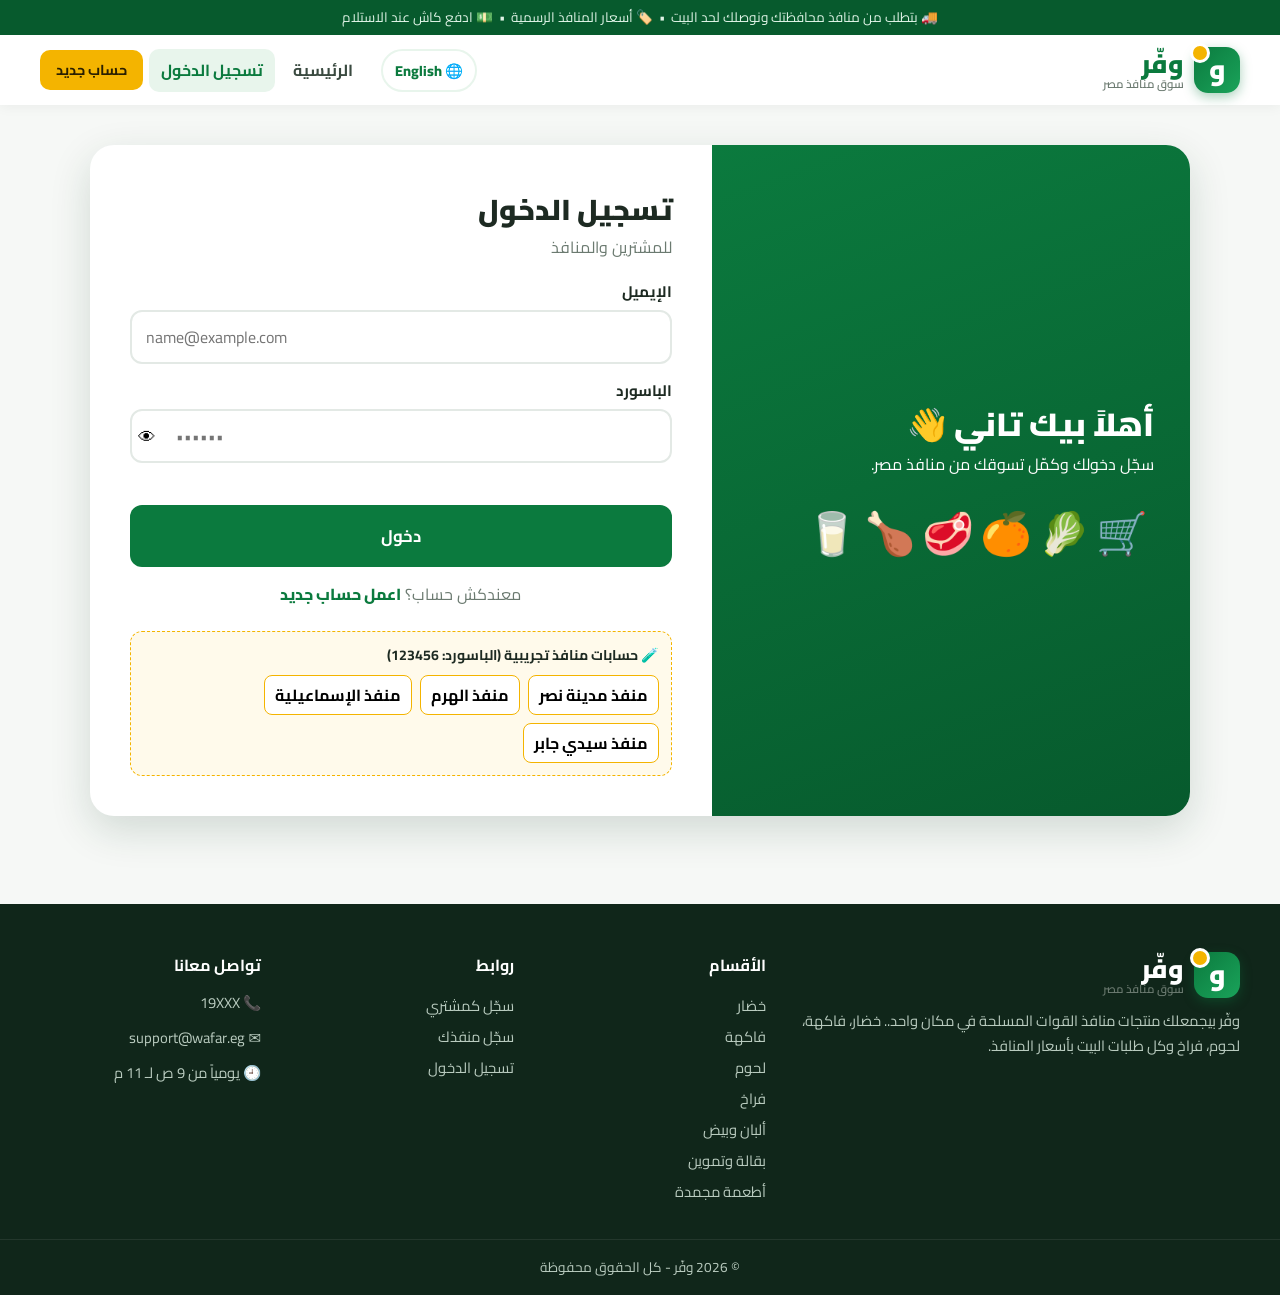
<file: cart.html>
<!DOCTYPE html>
<html lang="ar" dir="rtl">
<head>
  <meta charset="UTF-8">
  <meta name="viewport" content="width=device-width, initial-scale=1.0">
  <title>السلة | وفّر</title>
  <link rel="preconnect" href="https://fonts.googleapis.com">
  <link href="https://fonts.googleapis.com/css2?family=Cairo:wght@400;600;700;800;900&display=swap" rel="stylesheet">
  <link rel="stylesheet" href="css/style.css">
</head>
<body data-page="cart">
  <header id="site-header"></header>

  <main class="container page">
    <div class="page-title">
      <h1>🛒 سلة المشتريات</h1>
      <a href="shop.html" class="link">← كمّل تسوق</a>
    </div>

    <div class="cart-layout" id="cart-layout">
      <div class="card">
        <div class="cart-items" id="cart-items"></div>
        <button class="btn btn-outline btn-sm" id="clear-cart">فضّي السلة</button>
      </div>

      <aside class="card summary">
        <h3>ملخص الطلب</h3>
        <div class="sum-row"><span>المجموع</span><b id="s-sub"></b></div>
        <div class="sum-row save"><span>وفّرت</span><b id="s-save"></b></div>
        <div class="sum-row"><span>التوصيل</span><b id="s-del"></b></div>
        <div class="sum-row total"><span>الإجمالي</span><b id="s-total"></b></div>
        <p class="free-note" id="free-note"></p>
        <a href="checkout.html" class="btn btn-primary btn-block btn-lg">إتمام الشراء (Checkout)</a>
      </aside>
    </div>
  </main>

  <footer id="site-footer"></footer>
  <script src="js/i18n.js"></script>
  <script src="js/data.js"></script>
  <script src="js/app.js"></script>
</body>
</html>
</file>
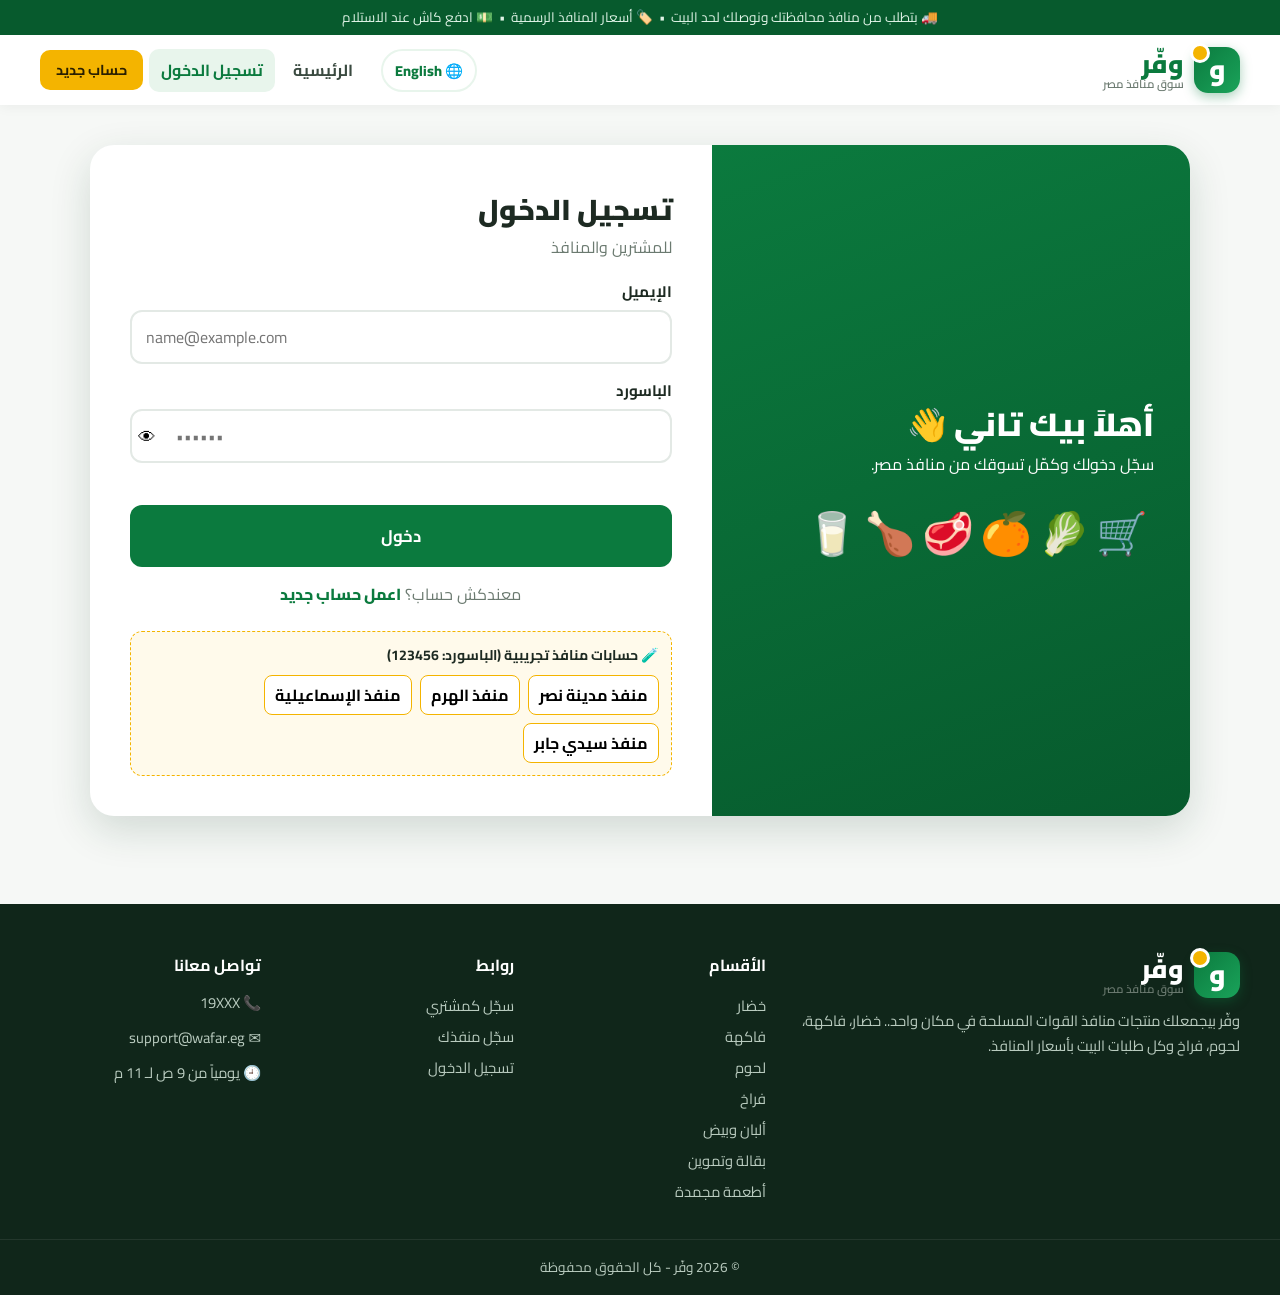
<file: checkout.html>
<!DOCTYPE html>
<html lang="ar" dir="rtl">
<head>
  <meta charset="UTF-8">
  <meta name="viewport" content="width=device-width, initial-scale=1.0">
  <title>إتمام الشراء | وفّر</title>
  <link rel="preconnect" href="https://fonts.googleapis.com">
  <link href="https://fonts.googleapis.com/css2?family=Cairo:wght@400;600;700;800;900&display=swap" rel="stylesheet">
  <link rel="stylesheet" href="css/style.css">
</head>
<body data-page="checkout">
  <header id="site-header"></header>

  <main class="container page">
    <div class="steps">
      <span class="done">1. السلة</span><i></i><span class="current">2. بيانات التوصيل والدفع</span><i></i><span>3. تأكيد الطلب</span>
    </div>

    <form id="checkout-form" class="cart-layout" novalidate>
      <div class="card">
        <h3>📍 بيانات التوصيل</h3>
        <div class="grid-2">
          <div class="field"><label for="c-name">الاسم</label><input id="c-name" type="text"></div>
          <div class="field"><label for="c-phone">رقم الموبايل</label><input id="c-phone" type="tel" maxlength="11" inputmode="numeric" placeholder="01xxxxxxxxx" dir="ltr"></div>
          <div class="field"><label for="c-gov">المحافظة</label><select id="c-gov"></select><small class="muted">التوصيل من منافذ محافظتك بس</small></div>
          <div class="field"><label for="c-city">المدينة / المنطقة</label><input id="c-city" type="text" placeholder="مثال: مصر الجديدة"></div>
          <div class="field full"><label for="c-address">العنوان بالتفصيل</label><textarea id="c-address" rows="2" placeholder="الشارع - رقم العمارة - الدور - الشقة"></textarea></div>
          <div class="field full"><label for="c-notes">ملاحظات (اختياري)</label><input id="c-notes" type="text" placeholder="مثال: اتصل قبل ما توصل"></div>
        </div>

        <h3>💳 طريقة الدفع</h3>
        <div class="pay-options">
          <label class="pay-option active"><input type="radio" name="pay" value="كاش عند الاستلام" checked><span>💵</span><div><b>كاش عند الاستلام</b><small>ادفع للمندوب لما الطلب يوصل</small></div></label>
          <label class="pay-option"><input type="radio" name="pay" value="فيزا عند الاستلام"><span>💳</span><div><b>فيزا عند الاستلام</b><small>المندوب معاه ماكينة POS</small></div></label>
          <label class="pay-option"><input type="radio" name="pay" value="محفظة إلكترونية"><span>📱</span><div><b>محفظة إلكترونية</b><small>فودافون كاش / إنستاباي</small></div></label>
        </div>
      </div>

      <aside class="card summary">
        <h3>طلبك</h3>
        <ul class="co-items" id="co-items"></ul>
        <div class="sum-row"><span>المجموع</span><b id="co-sub"></b></div>
        <div class="sum-row save"><span>وفّرت</span><b id="co-save"></b></div>
        <div class="sum-row"><span>التوصيل</span><b id="co-del"></b></div>
        <div class="sum-row total"><span>الإجمالي</span><b id="co-total"></b></div>
        <button type="submit" class="btn btn-primary btn-block btn-lg">✔ تأكيد الطلب</button>
        <a href="cart.html" class="link center">← رجوع للسلة</a>
      </aside>
    </form>
  </main>

  <div class="modal" id="success-modal">
    <div class="modal-box">
      <div class="success-icon">✓</div>
      <h2>تم تأكيد طلبك 🎉</h2>
      <p>رقم الطلب: <b id="success-id"></b></p>
      <p>الإجمالي: <b id="success-total"></b></p>
      <p class="muted">المنفذ هيجهز طلبك وهيتواصل معاك المندوب قبل التوصيل.</p>
      <div class="modal-btns">
        <a href="orders.html" class="btn btn-primary">طلباتي</a>
        <a href="shop.html" class="btn btn-outline">كمّل تسوق</a>
      </div>
    </div>
  </div>

  <footer id="site-footer"></footer>
  <script src="js/i18n.js"></script>
  <script src="js/data.js"></script>
  <script src="js/app.js"></script>
</body>
</html>
</file>
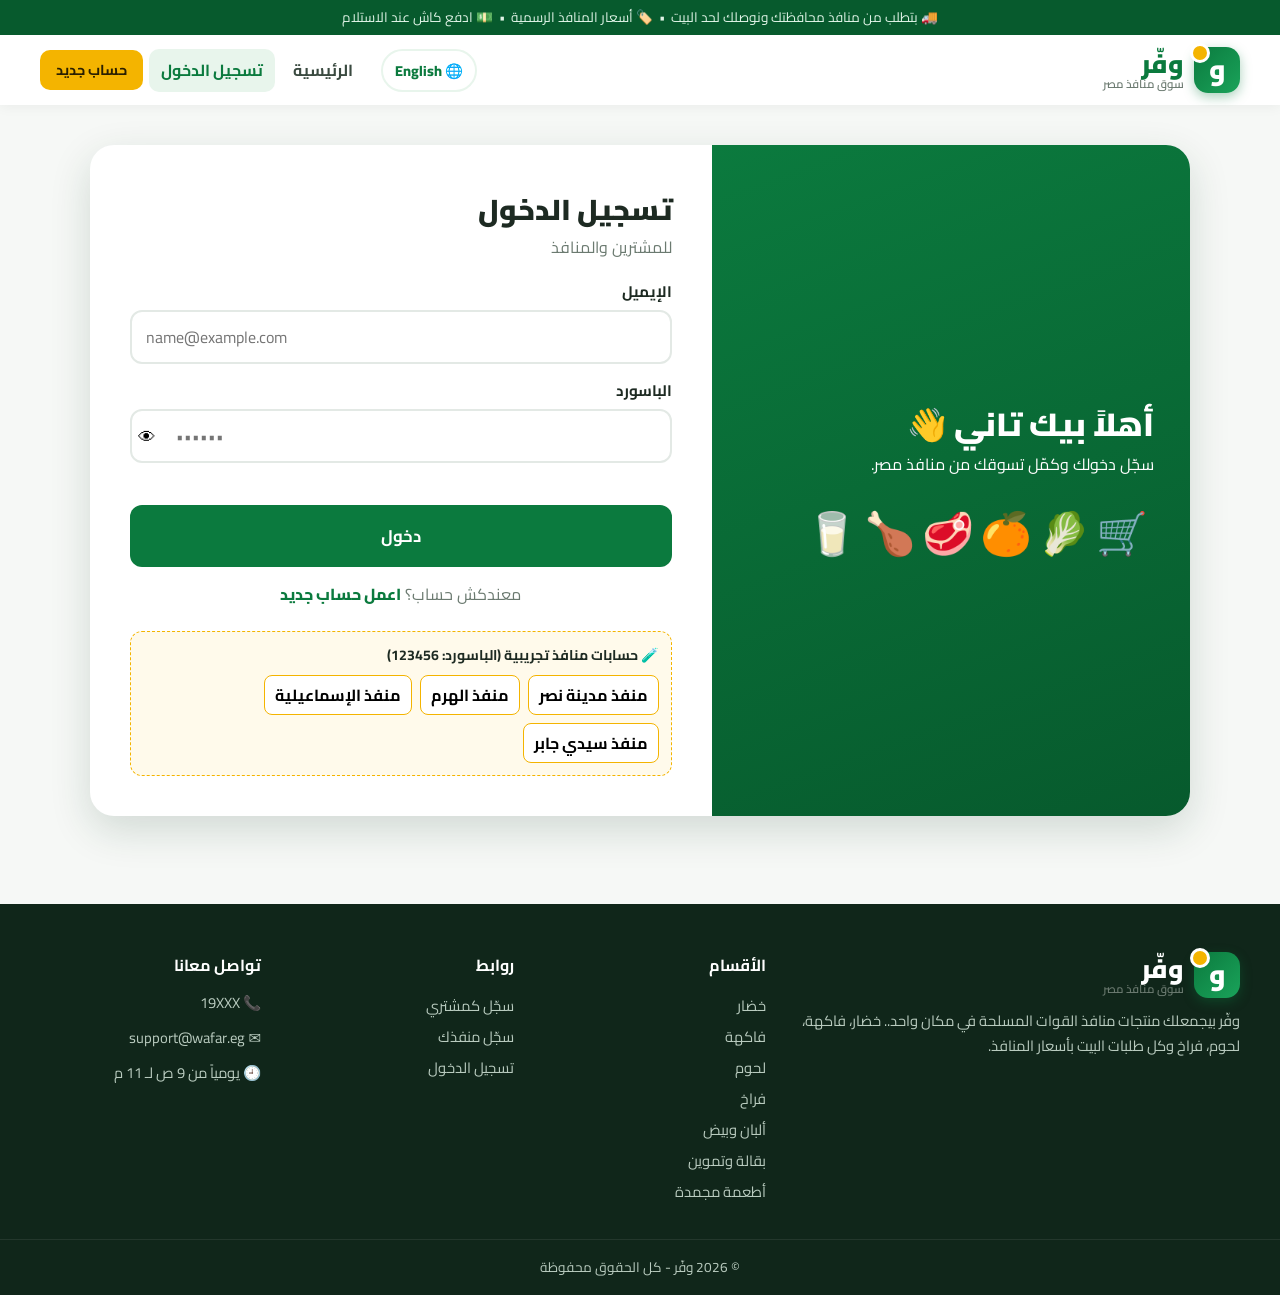
<file: login.html>
<!DOCTYPE html>
<html lang="ar" dir="rtl">
<head>
  <meta charset="UTF-8">
  <meta name="viewport" content="width=device-width, initial-scale=1.0">
  <title>تسجيل الدخول | وفّر</title>
  <link rel="preconnect" href="https://fonts.googleapis.com">
  <link href="https://fonts.googleapis.com/css2?family=Cairo:wght@400;600;700;800;900&display=swap" rel="stylesheet">
  <link rel="stylesheet" href="css/style.css">
</head>
<body data-page="login">
  <header id="site-header"></header>

  <main class="auth-page">
    <div class="auth-side">
      <h2>أهلاً بيك تاني 👋</h2>
      <p>سجّل دخولك وكمّل تسوقك من منافذ مصر.</p>
      <div class="auth-emojis">🛒🥬🍊🥩🍗🥛</div>
    </div>

    <div class="auth-card">
      <h1>تسجيل الدخول</h1>
      <p class="muted">للمشترين والمنافذ</p>
      <form id="login-form" novalidate>
        <div class="field">
          <label for="l-email">الإيميل</label>
          <input id="l-email" type="email" placeholder="name@example.com" dir="ltr" autocomplete="email" required>
        </div>
        <div class="field">
          <label for="l-pass">الباسورد</label>
          <div class="pass-wrap">
            <input id="l-pass" type="password" placeholder="••••••" dir="ltr" autocomplete="current-password" required>
            <button type="button" class="toggle-pass" aria-label="إظهار الباسورد">👁</button>
          </div>
        </div>
        <p class="form-error" id="login-error"></p>
        <button type="submit" class="btn btn-primary btn-block btn-lg">دخول</button>
        <p class="switch">معندكش حساب؟ <a href="register.html">اعمل حساب جديد</a></p>
      </form>

      <div class="demo-box">
        <b>🧪 حسابات منافذ تجريبية (الباسورد: 123456)</b>
        <button type="button" class="demo-fill" data-email="nasrcity@wafar.eg">منفذ مدينة نصر</button>
        <button type="button" class="demo-fill" data-email="haram@wafar.eg">منفذ الهرم</button>
        <button type="button" class="demo-fill" data-email="ismailia@wafar.eg">منفذ الإسماعيلية</button>
        <button type="button" class="demo-fill" data-email="alex@wafar.eg">منفذ سيدي جابر</button>
      </div>
    </div>
  </main>

  <footer id="site-footer"></footer>
  <script src="js/i18n.js"></script>
  <script src="js/data.js"></script>
  <script src="js/app.js"></script>
</body>
</html>
</file>
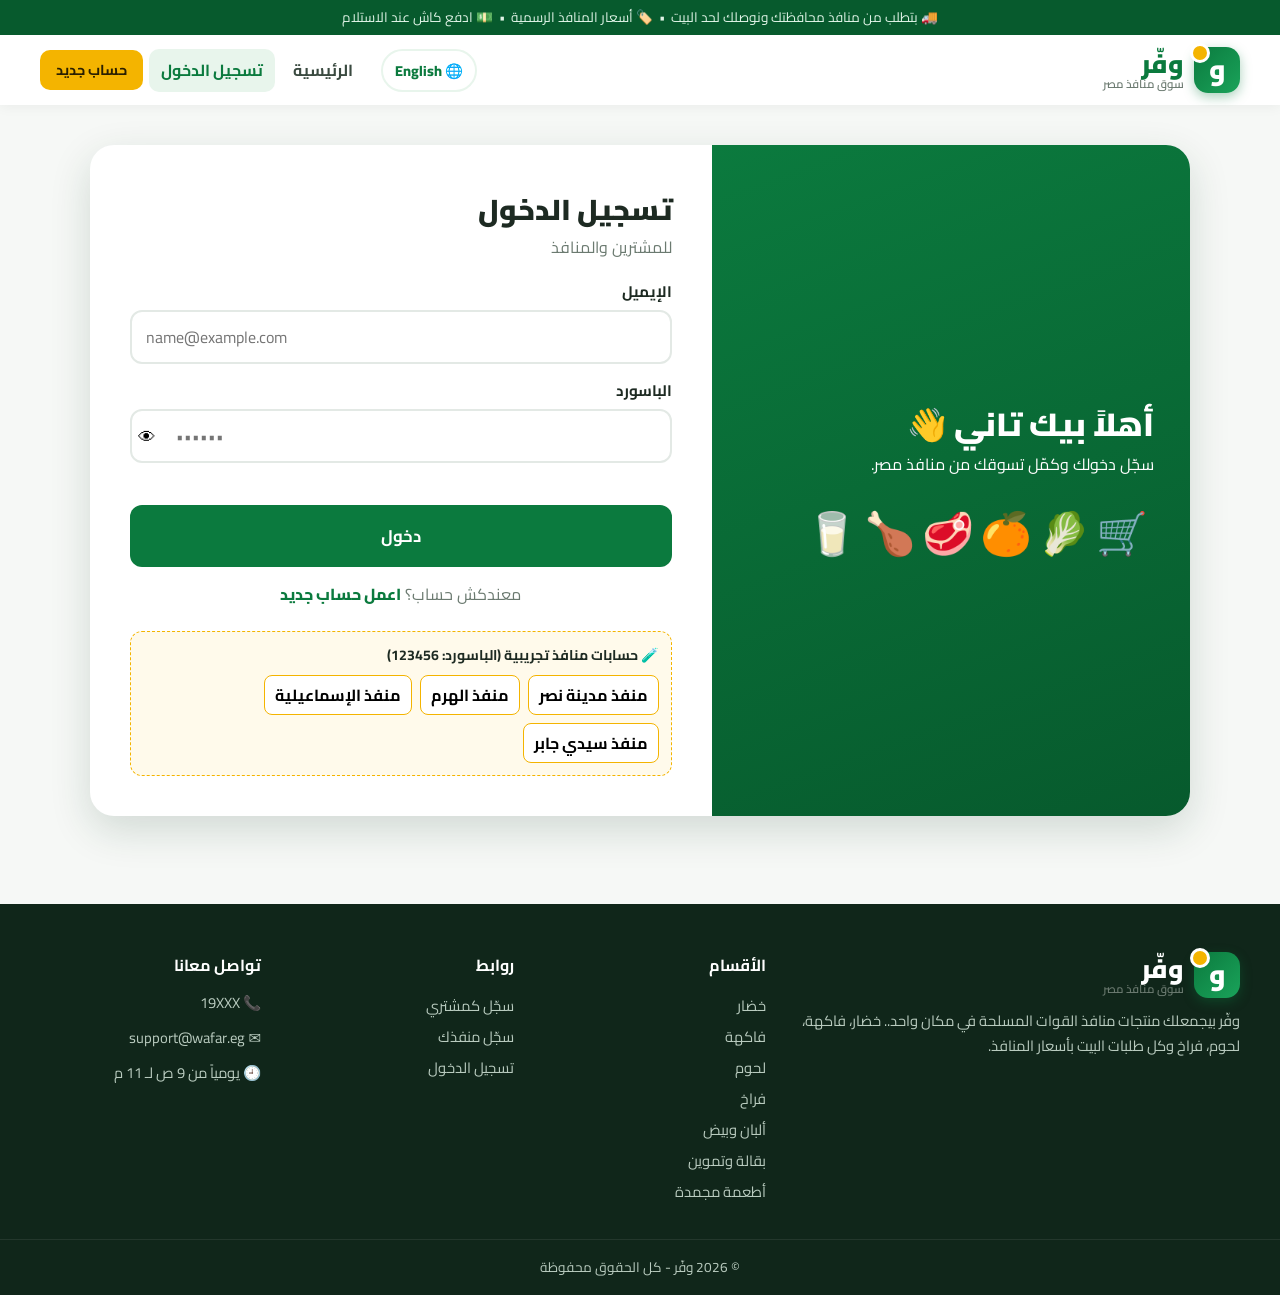
<file: orders.html>
<!DOCTYPE html>
<html lang="ar" dir="rtl">
<head>
  <meta charset="UTF-8">
  <meta name="viewport" content="width=device-width, initial-scale=1.0">
  <title>طلباتي | وفّر</title>
  <link rel="preconnect" href="https://fonts.googleapis.com">
  <link href="https://fonts.googleapis.com/css2?family=Cairo:wght@400;600;700;800;900&display=swap" rel="stylesheet">
  <link rel="stylesheet" href="css/style.css">
</head>
<body data-page="orders">
  <header id="site-header"></header>
  <main class="container page">
    <div class="page-title"><h1>📦 طلباتي</h1><a href="shop.html" class="link">← المتجر</a></div>
    <div id="orders-list" class="orders-list"></div>
  </main>
  <footer id="site-footer"></footer>
  <script src="js/i18n.js"></script>
  <script src="js/data.js"></script>
  <script src="js/app.js"></script>
</body>
</html>
</file>
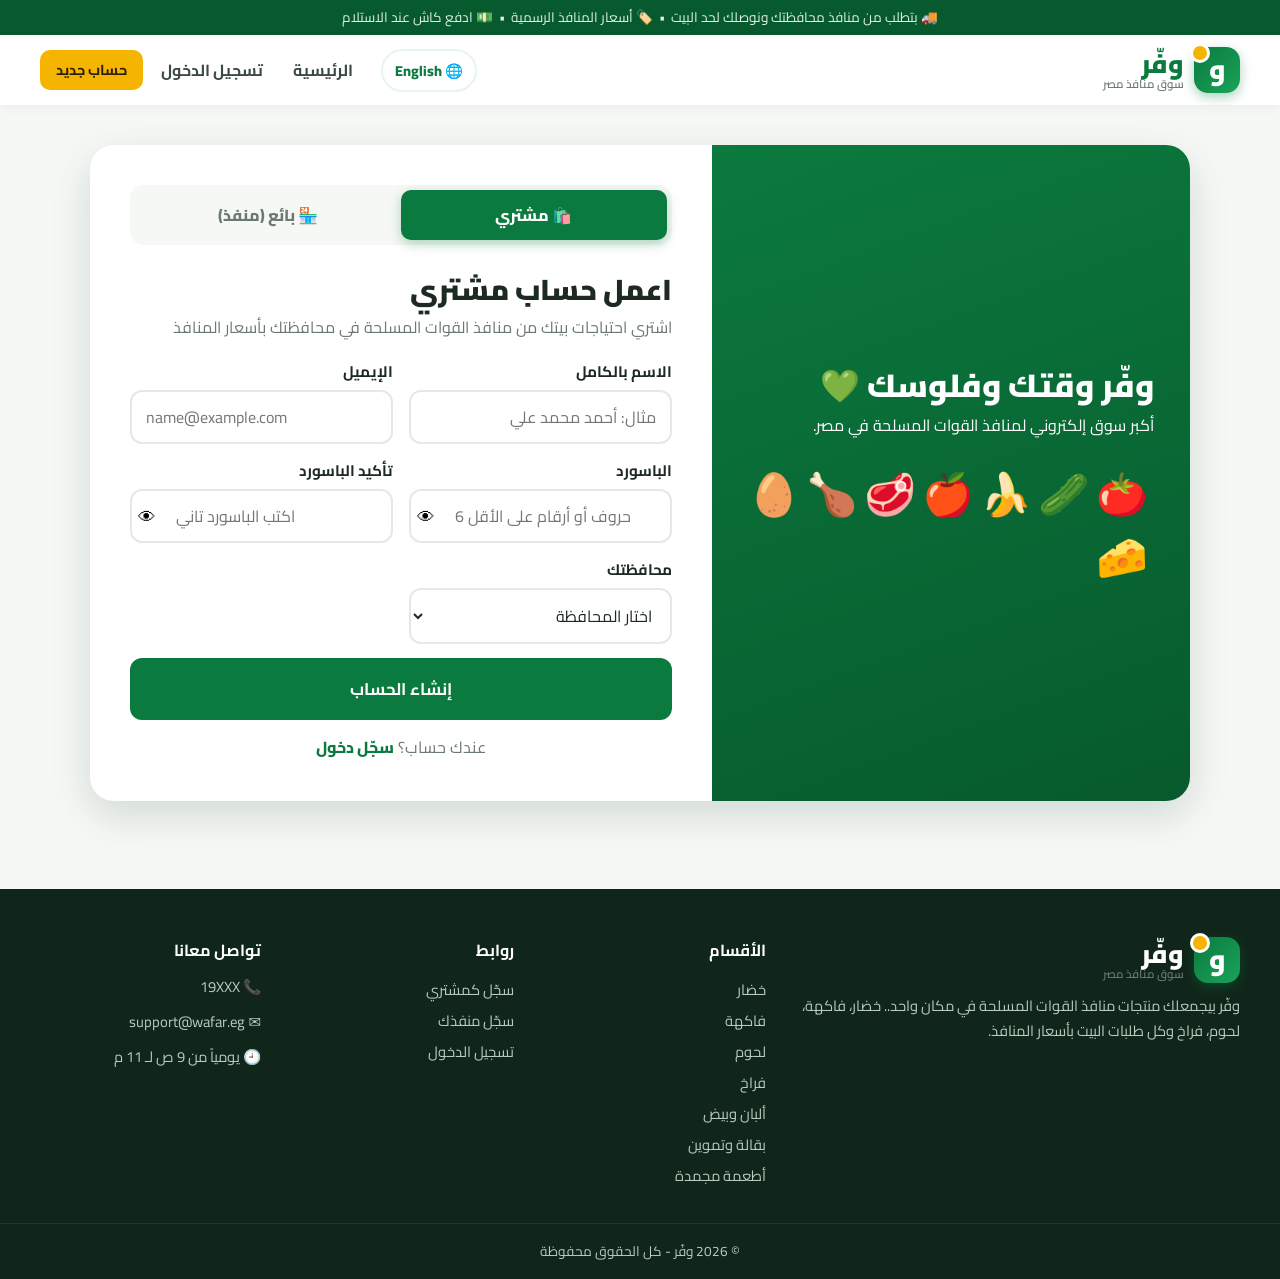
<file: register.html>
<!DOCTYPE html>
<html lang="ar" dir="rtl">
<head>
  <meta charset="UTF-8">
  <meta name="viewport" content="width=device-width, initial-scale=1.0">
  <title>حساب جديد | وفّر</title>
  <link rel="preconnect" href="https://fonts.googleapis.com">
  <link href="https://fonts.googleapis.com/css2?family=Cairo:wght@400;600;700;800;900&display=swap" rel="stylesheet">
  <link rel="stylesheet" href="css/style.css">
</head>
<body data-page="register">
  <header id="site-header"></header>

  <main class="auth-page">
    <div class="auth-side">
      <h2>وفّر وقتك وفلوسك 💚</h2>
      <p>أكبر سوق إلكتروني لمنافذ القوات المسلحة في مصر.</p>
      <div class="auth-emojis">🍅🥒🍌🍎🥩🍗🥚🧀</div>
    </div>

    <div class="auth-card wide">
      <div class="role-tabs">
        <button type="button" class="role-tab" data-role="buyer">🛍️ مشتري</button>
        <button type="button" class="role-tab" data-role="vendor">🏪 بائع (منفذ)</button>
      </div>
      <h1 id="reg-title">اعمل حساب</h1>
      <p class="muted" id="reg-sub"></p>

      <form id="register-form" novalidate>
        <div class="grid-2">
          <div class="field">
            <label for="r-name">الاسم بالكامل</label>
            <input id="r-name" type="text" placeholder="مثال: أحمد محمد علي" autocomplete="name">
          </div>
          <div class="field" data-only="vendor">
            <label for="r-store">اسم المنفذ</label>
            <input id="r-store" type="text" placeholder="مثال: منفذ مدينة نصر">
          </div>
          <div class="field" data-only="vendor">
            <label for="r-phone">رقم الموبايل</label>
            <input id="r-phone" type="tel" inputmode="numeric" maxlength="11" placeholder="01xxxxxxxxx" dir="ltr">
          </div>
          <div class="field">
            <label for="r-email">الإيميل</label>
            <input id="r-email" type="email" placeholder="name@example.com" dir="ltr" autocomplete="email">
          </div>
          <div class="field">
            <label for="r-pass">الباسورد</label>
            <div class="pass-wrap">
              <input id="r-pass" type="password" placeholder="6 حروف أو أرقام على الأقل" dir="ltr" autocomplete="new-password">
              <button type="button" class="toggle-pass" aria-label="إظهار الباسورد">👁</button>
            </div>
          </div>
          <div class="field">
            <label for="r-pass2">تأكيد الباسورد</label>
            <div class="pass-wrap">
              <input id="r-pass2" type="password" placeholder="اكتب الباسورد تاني" dir="ltr" autocomplete="new-password">
              <button type="button" class="toggle-pass" aria-label="إظهار الباسورد">👁</button>
            </div>
          </div>
          <div class="field" data-only="vendor">
            <label for="r-nid">الرقم القومي</label>
            <input id="r-nid" type="text" inputmode="numeric" maxlength="14" placeholder="14 رقم" dir="ltr">
          </div>
          <div class="field">
            <label for="r-gov" id="gov-label">المحافظة</label>
            <select id="r-gov"></select>
          </div>
          <div class="field full" data-only="vendor">
            <label for="r-address">مكان المنفذ (العنوان بالتفصيل)</label>
            <textarea id="r-address" rows="2" placeholder="الشارع - المنطقة - علامة مميزة"></textarea>
          </div>
        </div>

        <button type="submit" class="btn btn-primary btn-block btn-lg">إنشاء الحساب</button>
        <p class="switch">عندك حساب؟ <a href="login.html">سجّل دخول</a></p>
      </form>
    </div>
  </main>

  <footer id="site-footer"></footer>
  <script src="js/i18n.js"></script>
  <script src="js/data.js"></script>
  <script src="js/app.js"></script>
</body>
</html>
</file>
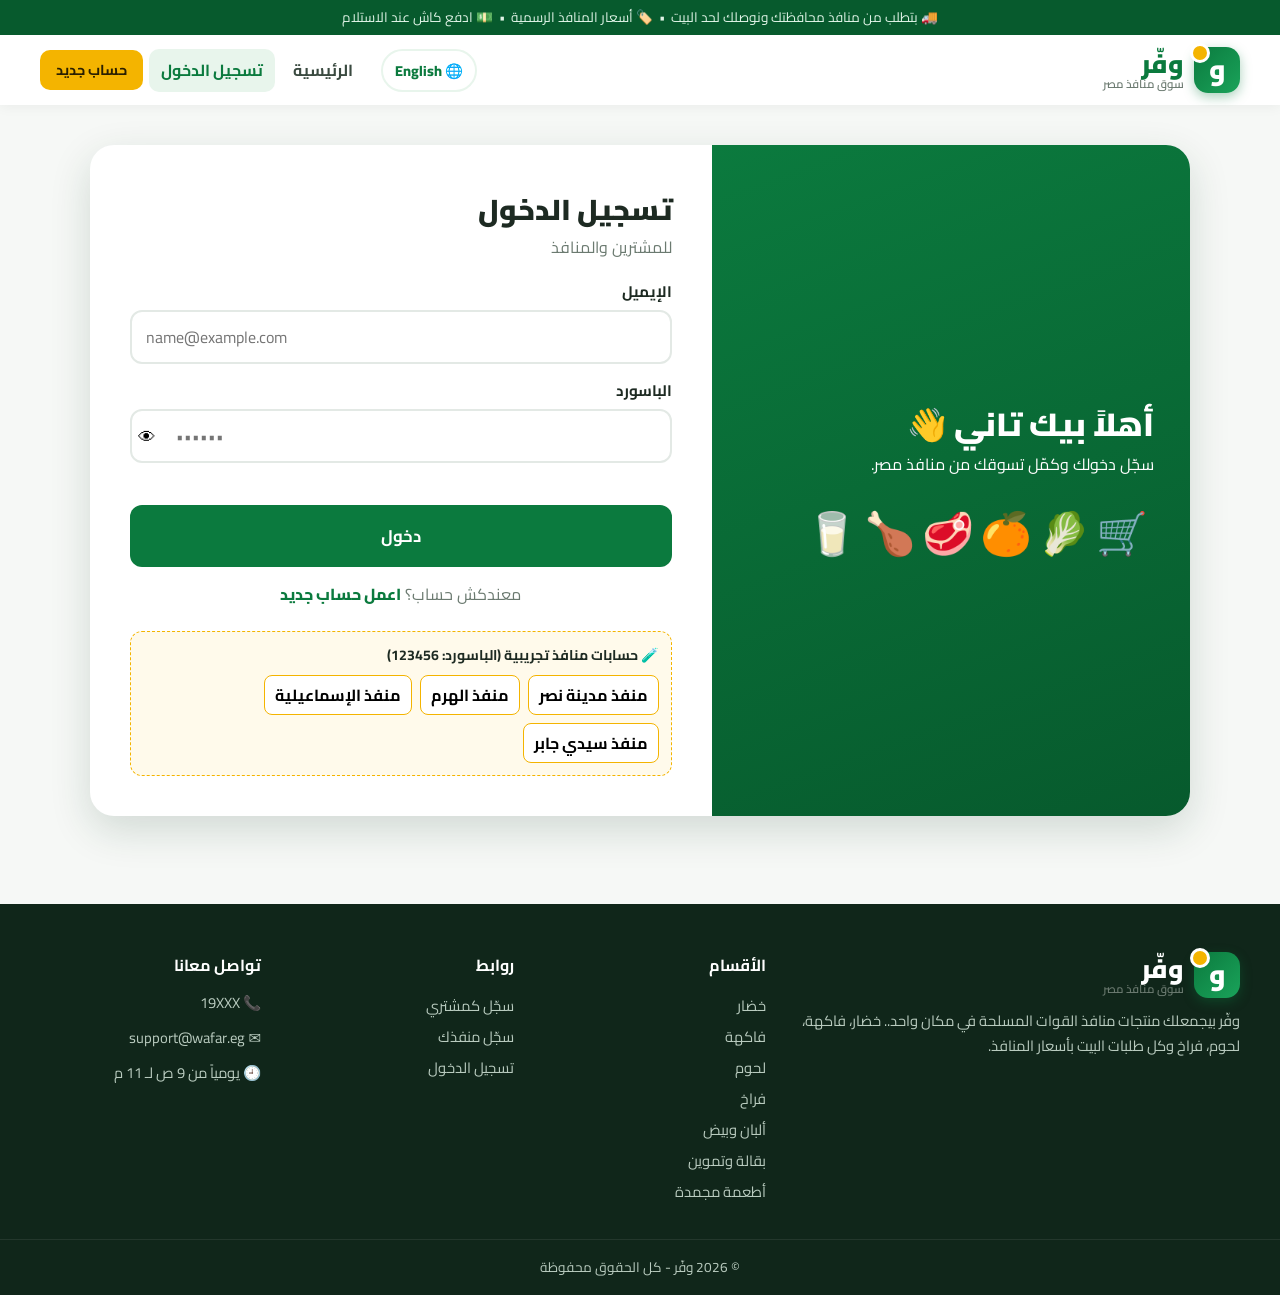
<file: shop.html>
<!DOCTYPE html>
<html lang="ar" dir="rtl">
<head>
  <meta charset="UTF-8">
  <meta name="viewport" content="width=device-width, initial-scale=1.0">
  <title>المتجر | وفّر</title>
  <link rel="preconnect" href="https://fonts.googleapis.com">
  <link href="https://fonts.googleapis.com/css2?family=Cairo:wght@400;600;700;800;900&display=swap" rel="stylesheet">
  <link rel="stylesheet" href="css/style.css">
</head>
<body data-page="shop">
  <header id="site-header"></header>

  <section class="shop-banner">
    <div class="container">
      <div>
        <h1 id="shop-hello">أهلاً 👋</h1>
        <p>منتجات منافذ القوات المسلحة بأسعار المنافذ.. وبتطلب من منافذ <b id="shop-gov"></b> بس</p>
      </div>
      <span class="banner-emoji"></span>
    </div>
  </section>

  <main class="container shop">
    <div class="filters">
      <div class="search-box">
        <span>🔍</span>
        <input id="f-search" type="search" placeholder="دوّر على منتج أو منفذ... (طماطم، فراخ، لحمة)">
      </div>
      <select id="f-vendor" aria-label="المنفذ"></select>
      <select id="f-sort" aria-label="الترتيب">
        <option value="near">الأقرب ليك</option>
        <option value="deal">أكبر خصم</option>
        <option value="low">السعر: من الأقل</option>
        <option value="high">السعر: من الأعلى</option>
      </select>
      <label class="check"><input type="checkbox" id="f-mine"> منافذ محافظتي بس</label>
    </div>

    <!-- ===== ⏰ عروض آخر اليوم ===== -->
    <section class="clearance in-shop" id="clearance-section" hidden>
      <div class="clr-head">
        <div>
          <span class="clr-pill">⏰ من 8 لـ 11 مساءً</span>
          <h2>عروض آخر اليوم</h2>
          <p>منتجات متباعتش أو قربت تنتهي صلاحيتها.. عليها <b>خصم إضافي</b> (<span id="clearance-count">0</span> منتج)</p>
        </div>
        <div class="clr-timer"><small>العروض بتخلص بعد</small><b id="clearance-timer">00:00:00</b></div>
      </div>
      <div class="product-grid" id="clearance-grid"></div>
    </section>

    <div class="chips" id="cat-chips"></div>
    <div class="sub-chips" id="sub-chips" hidden></div>
    <p class="result-count" id="result-count"></p>
    <div class="product-grid" id="shop-grid"></div>
  </main>

  <a href="cart.html" class="floating-cart" aria-label="السلة">🛒</a>

  <footer id="site-footer"></footer>
  <script src="js/i18n.js"></script>
  <script src="js/data.js"></script>
  <script src="js/app.js"></script>
</body>
</html>
</file>
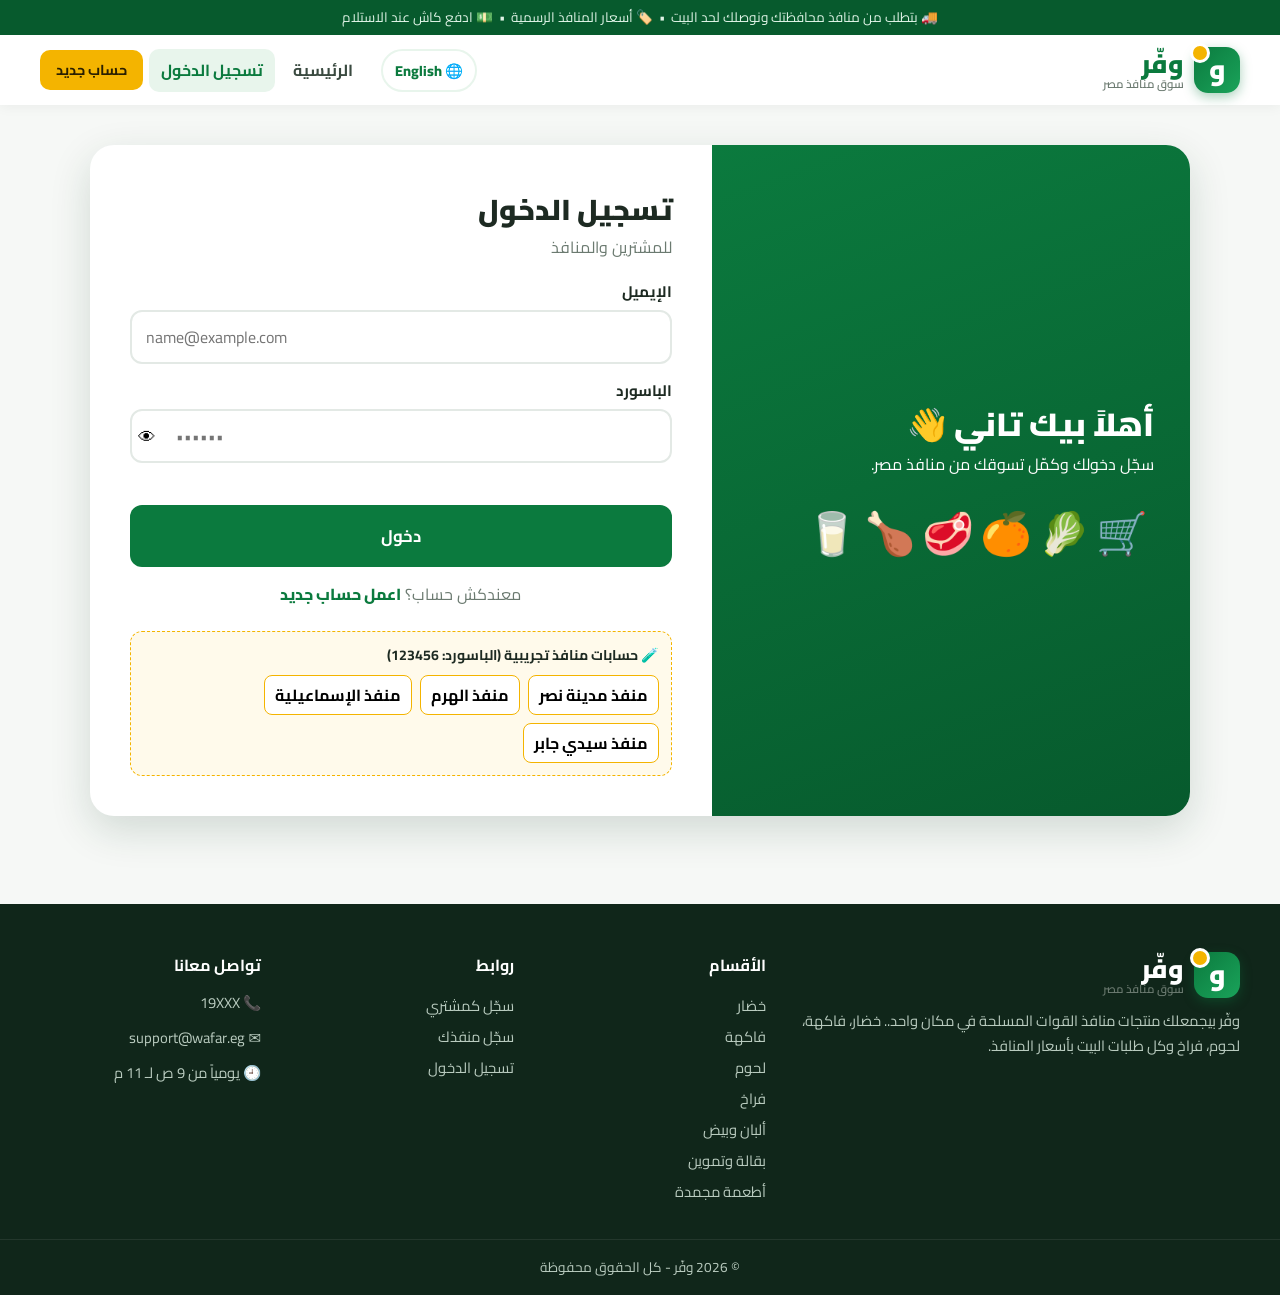
<file: vendor.html>
<!DOCTYPE html>
<html lang="ar" dir="rtl">
<head>
  <meta charset="UTF-8">
  <meta name="viewport" content="width=device-width, initial-scale=1.0">
  <title>لوحة المنفذ | وفّر</title>
  <link rel="preconnect" href="https://fonts.googleapis.com">
  <link href="https://fonts.googleapis.com/css2?family=Cairo:wght@400;600;700;800;900&display=swap" rel="stylesheet">
  <link rel="stylesheet" href="css/style.css">
</head>
<body data-page="vendor">
  <header id="site-header"></header>

  <section class="shop-banner vendor-banner">
    <div class="container">
      <div><h1>🏪 <span id="v-name"></span></h1><p id="v-loc"></p></div>
      <span class="banner-emoji">📊</span>
    </div>
  </section>

  <main class="container page">
    <div class="stat-cards">
      <div class="stat-card"><span>📦</span><div><b id="st-products">0</b><small>منتج معروض</small></div></div>
      <div class="stat-card"><span>🧾</span><div><b id="st-orders">0</b><small>طلب</small></div></div>
      <div class="stat-card"><span>💰</span><div><b id="st-revenue">0</b><small>المبيعات</small></div></div>
      <div class="stat-card"><span>⚠️</span><div><b id="st-low">0</b><small>مخزون قليل</small></div></div>
    </div>

    <div class="card">
      <h3 id="form-title">➕ أضف منتج جديد</h3>
      <form id="product-form" class="product-form" novalidate>
        <input type="hidden" id="p-id">
        <div class="grid-3">
          <div class="field"><label for="p-name">اسم المنتج</label><input id="p-name" type="text" placeholder="مثال: طماطم"></div>
          <div class="field"><label for="p-cat">القسم</label><select id="p-cat"></select></div>
          <div class="field" id="p-sub-field" hidden><label for="p-sub">القسم الفرعي</label><select id="p-sub"></select></div>
          <div class="field"><label for="p-unit">الوحدة</label><input id="p-unit" type="text" placeholder="كيلو / لتر / كرتونة" list="units">
            <datalist id="units"><option value="كيلو"><option value="نص كيلو"><option value="لتر"><option value="كرتونة 30"><option value="قطعة"><option value="كيس"></datalist></div>
          <div class="field"><label for="p-price">السعر (ج.م)</label><input id="p-price" type="number" min="0" step="0.5" placeholder="0"></div>
          <div class="field"><label for="p-old">السعر قبل الخصم (اختياري)</label><input id="p-old" type="number" min="0" step="0.5" placeholder="0"></div>
          <div class="field"><label for="p-stock">الكمية المتاحة</label><input id="p-stock" type="number" min="0" placeholder="0"></div>
        </div>
        <div class="img-row">
          <div class="field">
            <label for="p-file">صورة المنتج (ارفع من جهازك)</label>
            <input id="p-file" type="file" accept="image/*">
            <label for="p-url" class="mt">أو حط لينك صورة</label>
            <input id="p-url" type="url" placeholder="https://..." dir="ltr">
          </div>
          <div class="preview" id="p-preview"><span>🖼️ معاينة الصورة</span></div>
        </div>
        <div class="clearance-box">
          <label class="check"><input type="checkbox" id="p-clear"> ⏰ ضيفه لعروض آخر اليوم (منتج متباعش أو قرب تنتهي صلاحيته)</label>
          <div class="grid-2" id="clear-fields" hidden>
            <div class="field"><label for="p-extra">الخصم الإضافي %</label><input id="p-extra" type="number" min="5" max="90" placeholder="مثال: 30"></div>
            <div class="field"><label for="p-expiry">تاريخ انتهاء الصلاحية</label><input id="p-expiry" type="date"></div>
          </div>
        </div>
        <div class="form-btns">
          <button type="submit" class="btn btn-primary btn-lg" id="p-submit">أضف المنتج</button>
          <button type="button" class="btn btn-outline btn-lg" id="p-cancel" hidden>إلغاء</button>
        </div>
      </form>
    </div>

    <div class="card">
      <h3>📦 منتجاتي</h3>
      <div class="table-wrap" id="my-products"></div>
    </div>

    <div class="card">
      <h3>🧾 الطلبات على منتجاتي</h3>
      <div class="orders-list" id="vendor-orders"></div>
    </div>
  </main>

  <footer id="site-footer"></footer>
  <script src="js/i18n.js"></script>
  <script src="js/data.js"></script>
  <script src="js/app.js"></script>
</body>
</html>
</file>
<file: css/style.css>
/* =========================================================
   وفّر - التصميم
   ========================================================= */
:root {
  --green: #0b7a3e;
  --green-dark: #075a2d;
  --green-light: #e8f5ec;
  --gold: #f4b400;
  --gold-dark: #d99a00;
  --red: #d93025;
  --ink: #1d2a22;
  --muted: #6b7a70;
  --line: #e3e9e5;
  --bg: #f6f8f6;
  --card: #ffffff;
  --radius: 16px;
  --shadow: 0 6px 24px rgba(20, 60, 35, .08);
  --shadow-lg: 0 14px 40px rgba(20, 60, 35, .16);
}

* { box-sizing: border-box; margin: 0; padding: 0; }
html { scroll-behavior: smooth; }
body {
  font-family: "Cairo", system-ui, sans-serif;
  background: var(--bg);
  color: var(--ink);
  line-height: 1.7;
  min-height: 100vh;
  display: flex;
  flex-direction: column;
}
main { flex: 1; }
a { color: inherit; text-decoration: none; }
img { max-width: 100%; display: block; }
button, input, select, textarea { font-family: inherit; font-size: 1rem; }
.container { width: min(1200px, 100% - 32px); margin-inline: auto; }
.muted { color: var(--muted); }
[hidden] { display: none !important; }

/* ---------- الأزرار ---------- */
.btn {
  display: inline-flex; align-items: center; justify-content: center; gap: 6px;
  border: 2px solid transparent; border-radius: 12px;
  padding: 10px 20px; font-weight: 700; cursor: pointer;
  transition: .2s; white-space: nowrap;
}
.btn:disabled { opacity: .5; cursor: not-allowed; }
.btn-primary { background: var(--green); color: #fff; }
.btn-primary:hover:not(:disabled) { background: var(--green-dark); transform: translateY(-1px); }
.btn-gold { background: var(--gold); color: #2b2000; }
.btn-gold:hover { background: var(--gold-dark); }
.btn-outline { background: #fff; color: var(--green); border-color: var(--green); }
.btn-outline:hover { background: var(--green-light); }
.btn-ghost { background: rgba(255,255,255,.15); color: #fff; border-color: rgba(255,255,255,.6); }
.btn-ghost:hover { background: rgba(255,255,255,.28); }
.btn-danger { background: #fff; color: var(--red); border-color: #f2c4c0; }
.btn-danger:hover { background: #fdecea; }
.btn-sm { padding: 6px 14px; font-size: .9rem; border-radius: 10px; }
.btn-lg { padding: 13px 28px; font-size: 1.05rem; }
.btn-block { width: 100%; }
.link { color: var(--green); font-weight: 700; }
.link.center { display: block; text-align: center; margin-top: 12px; }

/* ---------- الهيدر ---------- */
#site-header { position: sticky; top: 0; z-index: 50; background: #fff; box-shadow: 0 2px 12px rgba(0,0,0,.05); }
.topbar { background: var(--green-dark); color: #dff3e6; text-align: center; font-size: .85rem; padding: 6px 12px; }
.nav { display: flex; align-items: center; justify-content: space-between; padding: 12px 0; gap: 16px; }
.logo { display: flex; align-items: center; gap: 10px; }
.logo-mark {
  width: 46px; height: 46px; border-radius: 14px;
  background: linear-gradient(135deg, var(--green), #1aa35a);
  color: #fff; font-size: 1.7rem; font-weight: 900;
  display: grid; place-items: center; box-shadow: 0 4px 12px rgba(11,122,62,.35);
  position: relative;
}
.logo-mark::after { content: ""; position: absolute; top: -4px; left: -4px; width: 14px; height: 14px; background: var(--gold); border-radius: 50%; border: 3px solid #fff; }
.logo-text { font-size: 1.6rem; font-weight: 900; color: var(--green); line-height: 1.1; display: flex; flex-direction: column; }
.logo-text small { font-size: .72rem; color: var(--muted); font-weight: 600; }
.nav-links { display: flex; align-items: center; gap: 6px; }
.nav-links > a:not(.btn), .hello { padding: 8px 12px; border-radius: 10px; font-weight: 700; color: #3a4a40; }
.nav-links > a:not(.btn):hover, .nav-links > a.active { background: var(--green-light); color: var(--green); }
.hello { color: var(--muted); font-weight: 600; }
.cart-link { position: relative; display: inline-flex; align-items: center; gap: 6px; }
.count { background: var(--red); color: #fff; border-radius: 99px; min-width: 22px; height: 22px; font-size: .78rem; display: inline-flex; align-items: center; justify-content: center; padding: 0 6px; }
.menu-toggle { display: none; background: none; border: 0; font-size: 1.6rem; cursor: pointer; color: var(--green); }

/* ---------- السلايدر ---------- */
.hero { background: var(--green-dark); }
.slider { position: relative; height: 480px; overflow: hidden; }
.slide { position: absolute; inset: 0; opacity: 0; visibility: hidden; transition: opacity .8s, visibility .8s; display: flex; align-items: center; }
.slide.active { opacity: 1; visibility: visible; }
.slide-bg { position: absolute; inset: 0; background-size: cover; background-position: center; transform: scale(1.08); transition: transform 6s ease-out; }
.slide.active .slide-bg { transform: scale(1); }
.slide::before { content: ""; position: absolute; inset: 0; z-index: 1; }
.s1::before { background: linear-gradient(270deg, rgba(5,70,35,.95) 25%, rgba(5,70,35,.35)); }
.s2::before { background: linear-gradient(270deg, rgba(110,20,20,.94) 25%, rgba(110,20,20,.35)); }
.s3::before { background: linear-gradient(270deg, rgba(25,40,30,.95) 25%, rgba(120,90,0,.4)); }
.slide-content { position: relative; z-index: 2; color: #fff; max-width: 1200px; }
.slide-content > * { max-width: 600px; }
.slide.active .slide-content > * { animation: up .7s both; }
.slide.active .slide-content > *:nth-child(2) { animation-delay: .1s; }
.slide.active .slide-content > *:nth-child(3) { animation-delay: .2s; }
.slide.active .slide-content > *:nth-child(4) { animation-delay: .3s; }
@keyframes up { from { opacity: 0; transform: translateY(24px); } to { opacity: 1; transform: none; } }
.pill { display: inline-block; background: rgba(255,255,255,.18); border: 1px solid rgba(255,255,255,.35); padding: 4px 14px; border-radius: 99px; font-weight: 700; font-size: .9rem; margin-bottom: 14px; }
.slide h1 { font-size: clamp(1.9rem, 4.5vw, 3.2rem); line-height: 1.3; font-weight: 900; margin-bottom: 12px; }
.slide h1 em { font-style: normal; color: var(--gold); }
.slide p { font-size: 1.15rem; opacity: .92; margin-bottom: 24px; }
.hero-btns { display: flex; gap: 12px; flex-wrap: wrap; }
.slide-arrow { position: absolute; top: 50%; transform: translateY(-50%); z-index: 3; width: 46px; height: 46px; border-radius: 50%; border: 0; background: rgba(255,255,255,.2); color: #fff; font-size: 1.8rem; cursor: pointer; transition: .2s; }
.slide-arrow:hover { background: rgba(255,255,255,.4); }
.slide-arrow.prev { right: 16px; }
.slide-arrow.next { left: 16px; }
.slider-dots { position: absolute; bottom: 18px; left: 50%; transform: translateX(-50%); z-index: 3; display: flex; gap: 8px; }
.slider-dots button { width: 10px; height: 10px; border-radius: 99px; border: 0; background: rgba(255,255,255,.5); cursor: pointer; transition: .3s; }
.slider-dots button.active { width: 30px; background: var(--gold); }

/* ---------- شريط العروض ---------- */
.ticker { background: var(--gold); overflow: hidden; padding: 10px 0; font-weight: 800; color: #3a2b00; }
.ticker-track { display: flex; gap: 48px; width: max-content; animation: ticker 30s linear infinite; }
.ticker:hover .ticker-track { animation-play-state: paused; }
@keyframes ticker { from { transform: translateX(0); } to { transform: translateX(50%); } }

/* ---------- السكاشن ---------- */
.section { padding: 56px 0; }
.section-head { text-align: center; margin-bottom: 32px; }
.section-head h2 { font-size: clamp(1.6rem, 3vw, 2.2rem); font-weight: 900; }
.section-head h2 span { color: var(--green); }
.section-head p { color: var(--muted); }
.section-head.light h2, .section-head.light p { color: #fff; }

/* ---------- الأقسام ---------- */
.cat-grid { display: grid; grid-template-columns: repeat(6, 1fr); gap: 16px; }
.cat-card { background: #fff; border-radius: var(--radius); overflow: hidden; box-shadow: var(--shadow); transition: .25s; text-align: center; }
.cat-card:hover { transform: translateY(-6px); box-shadow: var(--shadow-lg); }
.cat-card .pimg { aspect-ratio: 1 / 1; }
.cat-card > span { display: block; padding: 10px; font-weight: 800; }

/* صورة المنتج + الإيموجي الاحتياطي */
.pimg { position: relative; background: linear-gradient(135deg, #eef7f0, #fdf6e3); overflow: hidden; aspect-ratio: 4 / 3; }
.pimg img { position: absolute; inset: 0; width: 100%; height: 100%; object-fit: cover; transition: transform .4s; }
.pemoji { position: absolute; inset: 0; display: grid; place-items: center; font-size: 3.4rem; }
.pcard:hover .pimg img, .cat-card:hover .pimg img { transform: scale(1.07); }

/* ---------- بانرات صغيرة ---------- */
.promo-row { display: grid; grid-template-columns: repeat(3, 1fr); gap: 16px; }
.promo { border-radius: var(--radius); padding: 24px; color: #fff; display: flex; align-items: center; justify-content: space-between; gap: 12px; min-height: 140px; position: relative; overflow: hidden; }
.promo small { background: rgba(255,255,255,.2); padding: 2px 10px; border-radius: 99px; font-weight: 700; }
.promo h3 { font-size: 1.35rem; font-weight: 900; margin-top: 6px; }
.promo-emoji { font-size: 2.6rem; }
.p-green { background: linear-gradient(135deg, #0b7a3e, #22b263); }
.p-red { background: linear-gradient(135deg, #a3201a, #e0533f); }
.p-gold { background: linear-gradient(135deg, #c98a00, #f4b400); color: #2b2000; }
.p-gold small { background: rgba(0,0,0,.1); }

/* ---------- كروت المنتجات ---------- */
.product-grid { display: grid; grid-template-columns: repeat(auto-fill, minmax(230px, 1fr)); gap: 20px; }
.pcard { background: #fff; border-radius: var(--radius); overflow: hidden; box-shadow: var(--shadow); transition: .25s; position: relative; display: flex; flex-direction: column; }
.pcard:hover { transform: translateY(-4px); box-shadow: var(--shadow-lg); }
.pcard.out { opacity: .65; }
.badge-off { position: absolute; top: 12px; right: 12px; z-index: 2; background: var(--red); color: #fff; font-weight: 800; font-size: .82rem; padding: 3px 10px; border-radius: 99px; }
.pbody { padding: 14px; display: flex; flex-direction: column; gap: 4px; flex: 1; }
.pcat { color: var(--green); font-size: .8rem; font-weight: 700; }
.pbody h3 { font-size: 1.15rem; font-weight: 800; }
.pvendor { font-size: .85rem; color: var(--muted); }
.pvendor small { display: block; }
.pprice { display: flex; align-items: baseline; gap: 6px; flex-wrap: wrap; margin: 4px 0 8px; }
.pprice strong { font-size: 1.35rem; color: var(--green); font-weight: 900; }
.pprice span { color: var(--muted); font-size: .85rem; }
.pprice del, td del { color: #a0a8a3; font-size: .85rem; }
.pactions { display: flex; gap: 8px; margin-top: auto; }
.pactions .btn { flex: 1; padding: 8px 10px; font-size: .92rem; }

.stepper { display: flex; align-items: center; border: 2px solid var(--line); border-radius: 10px; overflow: hidden; background: #fff; }
.stepper button { width: 32px; height: 36px; border: 0; background: var(--green-light); color: var(--green); font-size: 1.2rem; font-weight: 800; cursor: pointer; }
.stepper button:hover { background: #d4ecdc; }
.stepper input { width: 42px; height: 36px; border: 0; text-align: center; font-weight: 800; -moz-appearance: textfield; }
.stepper input::-webkit-outer-spin-button, .stepper input::-webkit-inner-spin-button { -webkit-appearance: none; }

/* ---------- اختيار الحساب ---------- */
.role-section { background: linear-gradient(135deg, var(--green-dark), var(--green)); position: relative; overflow: hidden; }
.role-section::before { content: "🥬🍅🍌🥩🍗🥚🧀🍎"; position: absolute; font-size: 6rem; opacity: .06; white-space: nowrap; top: 10%; left: -5%; letter-spacing: 40px; }
.role-grid { display: grid; grid-template-columns: 1fr 1fr; gap: 24px; max-width: 900px; margin: auto; position: relative; }
.role-card { background: #fff; border-radius: 22px; padding: 32px; text-align: center; transition: .3s; border: 3px solid transparent; display: flex; flex-direction: column; align-items: center; gap: 10px; }
.role-card:hover { transform: translateY(-8px); border-color: var(--gold); box-shadow: 0 20px 50px rgba(0,0,0,.25); }
.role-icon { font-size: 3.6rem; width: 100px; height: 100px; display: grid; place-items: center; background: var(--green-light); border-radius: 50%; }
.role-card h3 { font-size: 1.5rem; font-weight: 900; }
.role-card p { color: var(--muted); }
.role-card ul { list-style: none; text-align: right; color: var(--green-dark); font-weight: 600; margin-bottom: 8px; }
.have-account { text-align: center; color: #dff3e6; margin-top: 24px; }
.have-account a { color: var(--gold); font-weight: 800; }

/* ---------- المميزات ---------- */
.features { display: grid; grid-template-columns: repeat(4, 1fr); gap: 16px; }
.feature { background: #fff; border-radius: var(--radius); padding: 24px; text-align: center; box-shadow: var(--shadow); }
.feature span { font-size: 2.4rem; }
.feature h4 { font-size: 1.1rem; margin: 6px 0 2px; }
.feature p { color: var(--muted); font-size: .92rem; }
.stats { margin-top: 24px; display: grid; grid-template-columns: repeat(4, 1fr); background: #fff; border-radius: var(--radius); box-shadow: var(--shadow); padding: 24px; text-align: center; }
.stats b { display: block; font-size: 2rem; font-weight: 900; color: var(--green); }
.stats span { color: var(--muted); }

/* ---------- الفوتر ---------- */
#site-footer { background: #10261a; color: #b9cbbf; margin-top: 48px; }
.footer-grid { display: grid; grid-template-columns: 2fr 1fr 1fr 1fr; gap: 32px; padding: 48px 0 32px; }
.footer-grid .logo-text { color: #fff; }
.footer-grid p { margin-top: 10px; font-size: .92rem; }
.footer-grid h4 { color: #fff; margin-bottom: 10px; }
.footer-grid a:not(.logo) { display: block; padding: 3px 0; font-size: .92rem; }
.footer-grid a:not(.logo):hover { color: var(--gold); }
.copy { text-align: center; border-top: 1px solid rgba(255,255,255,.08); padding: 16px; font-size: .85rem; }

/* ---------- صفحات الدخول والتسجيل ---------- */
.auth-page { display: grid; grid-template-columns: 1fr 1.3fr; gap: 0; width: min(1100px, 100% - 32px); margin: 40px auto; background: #fff; border-radius: 24px; overflow: hidden; box-shadow: var(--shadow-lg); }
.auth-side { background: linear-gradient(160deg, var(--green), var(--green-dark)); color: #fff; padding: 48px 36px; display: flex; flex-direction: column; justify-content: center; }
.auth-side h2 { font-size: 2rem; font-weight: 900; }
.auth-emojis { font-size: 2.6rem; margin-top: 24px; letter-spacing: 6px; line-height: 1.5; }
.auth-card { padding: 40px; }
.auth-card h1 { font-size: 1.8rem; font-weight: 900; }
.role-tabs { display: grid; grid-template-columns: 1fr 1fr; background: var(--bg); border-radius: 14px; padding: 5px; margin-bottom: 20px; }
.role-tab { border: 0; background: transparent; padding: 10px; border-radius: 10px; font-weight: 800; cursor: pointer; color: var(--muted); transition: .2s; }
.role-tab.active { background: var(--green); color: #fff; box-shadow: 0 4px 12px rgba(11,122,62,.3); }
form { margin-top: 18px; }
.grid-2 { display: grid; grid-template-columns: 1fr 1fr; gap: 0 16px; }
.grid-3 { display: grid; grid-template-columns: repeat(3, 1fr); gap: 0 16px; }
.field { margin-bottom: 14px; display: flex; flex-direction: column; }
.field.full { grid-column: 1 / -1; }
.field label { font-weight: 700; margin-bottom: 5px; font-size: .95rem; }
.field label.mt { margin-top: 10px; }
.field input, .field select, .field textarea, .filters select, .search-box input {
  border: 2px solid var(--line); border-radius: 12px; padding: 10px 14px; background: #fff; transition: .2s; width: 100%; color: var(--ink);
}
.field input:focus, .field select:focus, .field textarea:focus, .filters select:focus, .search-box:focus-within {
  outline: none; border-color: var(--green); box-shadow: 0 0 0 4px rgba(11,122,62,.12);
}
.field.invalid input, .field.invalid select, .field.invalid textarea { border-color: var(--red); background: #fffafa; }
.err { color: var(--red); font-size: .82rem; margin-top: 4px; font-weight: 600; }
.pass-wrap { position: relative; }
.pass-wrap input { padding-left: 44px; }
.toggle-pass { position: absolute; left: 8px; top: 50%; transform: translateY(-50%); background: none; border: 0; cursor: pointer; font-size: 1.1rem; }
.form-error { color: var(--red); font-weight: 700; min-height: 1.4em; margin-bottom: 6px; }
.switch { text-align: center; margin-top: 14px; color: var(--muted); }
.switch a { color: var(--green); font-weight: 800; }
.demo-box { margin-top: 22px; background: #fffaeb; border: 1px dashed var(--gold); border-radius: 12px; padding: 12px; font-size: .88rem; display: flex; flex-wrap: wrap; gap: 8px; align-items: center; }
.demo-box b { width: 100%; }
.demo-fill { border: 1px solid var(--gold); background: #fff; border-radius: 8px; padding: 4px 10px; cursor: pointer; font-weight: 700; }

/* ---------- المتجر ---------- */
.shop-banner { background: linear-gradient(120deg, var(--green-dark), var(--green) 60%, #1fae5f); color: #fff; padding: 28px 0; }
.shop-banner .container { display: flex; align-items: center; justify-content: space-between; gap: 16px; }
.shop-banner h1 { font-size: 1.8rem; font-weight: 900; }
.shop-banner b { color: var(--gold); }
.banner-emoji { font-size: 4rem; }
.vendor-banner { background: linear-gradient(120deg, #10261a, var(--green-dark)); }
.shop { padding-top: 24px; }
.filters { display: flex; gap: 12px; flex-wrap: wrap; align-items: center; background: #fff; padding: 14px; border-radius: var(--radius); box-shadow: var(--shadow); margin-top: -40px; position: relative; }
.search-box { flex: 1 1 280px; display: flex; align-items: center; gap: 8px; border: 2px solid var(--line); border-radius: 12px; padding: 0 12px; }
.search-box input { border: 0; padding: 10px 0; box-shadow: none !important; }
.search-box input:focus { outline: none; }
.filters select { width: auto; flex: 0 1 220px; }
.check { display: flex; align-items: center; gap: 6px; font-weight: 700; cursor: pointer; }
.check input { width: 18px; height: 18px; accent-color: var(--green); }
.chips { display: flex; gap: 8px; flex-wrap: wrap; margin: 18px 0 6px; }
.chip { border: 2px solid var(--line); background: #fff; border-radius: 99px; padding: 6px 16px; font-weight: 700; cursor: pointer; transition: .2s; }
.chip:hover { border-color: var(--green); }
.chip.active { background: var(--green); border-color: var(--green); color: #fff; }
.result-count { color: var(--muted); margin-bottom: 12px; font-weight: 600; }
.floating-cart { display: none; }

.empty { grid-column: 1 / -1; text-align: center; padding: 40px; color: var(--muted); }
.empty span { font-size: 3.4rem; display: block; }
.empty.big { background: #fff; border-radius: var(--radius); box-shadow: var(--shadow); padding: 60px 20px; grid-column: 1 / -1; }
.empty.big h3 { color: var(--ink); font-size: 1.4rem; }
.empty .btn { margin-top: 14px; }

/* ---------- الصفحات الداخلية ---------- */
.page { padding: 32px 0; }
.page-title { display: flex; justify-content: space-between; align-items: center; margin-bottom: 20px; }
.page-title h1 { font-size: 1.8rem; font-weight: 900; }
.card { background: #fff; border-radius: var(--radius); box-shadow: var(--shadow); padding: 24px; margin-bottom: 20px; }
.card h3 { font-size: 1.25rem; font-weight: 800; margin-bottom: 14px; }
.card h3:not(:first-child) { margin-top: 16px; }

/* السلة */
.cart-layout { display: grid; grid-template-columns: 1fr 360px; gap: 20px; align-items: start; margin-top: 0; }
.cart-row { display: grid; grid-template-columns: 90px 1fr auto 110px 40px; align-items: center; gap: 14px; padding: 14px 0; border-bottom: 1px solid var(--line); }
.cart-row .pimg { border-radius: 12px; aspect-ratio: 1; }
.cart-row .pemoji { font-size: 2rem; }
.cart-info h4 { font-size: 1.1rem; }
.cart-info small { color: var(--muted); display: block; }
.unit-price { color: var(--green); font-weight: 700; font-size: .9rem; }
.row-total { font-size: 1.1rem; color: var(--ink); text-align: left; }
.icon-btn { background: #fdecea; border: 0; width: 36px; height: 36px; border-radius: 10px; cursor: pointer; }
.icon-btn:hover { background: #f9d3cf; }
#clear-cart { margin-top: 14px; }
.summary { position: sticky; top: 110px; }
.sum-row { display: flex; justify-content: space-between; padding: 8px 0; }
.sum-row.save { color: var(--green); }
.sum-row.total { border-top: 2px dashed var(--line); margin-top: 6px; padding-top: 14px; font-size: 1.25rem; font-weight: 900; }
.free-note { background: var(--green-light); color: var(--green-dark); border-radius: 10px; padding: 8px 12px; font-size: .88rem; font-weight: 700; margin: 10px 0 14px; text-align: center; }
.summary .btn-block { margin-top: 12px; }

/* الدفع */
.steps { display: flex; align-items: center; gap: 10px; margin-bottom: 24px; flex-wrap: wrap; font-weight: 700; color: var(--muted); }
.steps i { flex: 0 0 30px; height: 2px; background: var(--line); }
.steps .done { color: var(--green); }
.steps .current { color: #fff; background: var(--green); padding: 4px 14px; border-radius: 99px; }
.pay-options { display: grid; gap: 10px; }
.pay-option { display: flex; align-items: center; gap: 12px; border: 2px solid var(--line); border-radius: 12px; padding: 12px 16px; cursor: pointer; transition: .2s; }
.pay-option.active { border-color: var(--green); background: var(--green-light); }
.pay-option input { accent-color: var(--green); width: 18px; height: 18px; }
.pay-option > span { font-size: 1.6rem; }
.pay-option small { display: block; color: var(--muted); }
.co-items { list-style: none; border-bottom: 1px solid var(--line); margin-bottom: 8px; padding-bottom: 8px; max-height: 240px; overflow: auto; }
.co-items li { display: flex; justify-content: space-between; padding: 4px 0; font-size: .95rem; gap: 8px; }

.modal { position: fixed; inset: 0; background: rgba(10,30,18,.6); display: none; place-items: center; z-index: 100; padding: 16px; }
.modal.show { display: grid; animation: fade .3s; }
@keyframes fade { from { opacity: 0; } }
.modal-box { background: #fff; border-radius: 24px; padding: 36px; text-align: center; max-width: 440px; width: 100%; animation: up .4s; }
.success-icon { width: 80px; height: 80px; border-radius: 50%; background: var(--green); color: #fff; font-size: 2.6rem; display: grid; place-items: center; margin: 0 auto 14px; box-shadow: 0 0 0 10px var(--green-light); }
.modal-box h2 { font-weight: 900; margin-bottom: 8px; }
.modal-btns { display: flex; gap: 10px; justify-content: center; margin-top: 18px; }

/* الطلبات */
.orders-list { display: grid; gap: 16px; }
.order-card { background: #fff; border: 1px solid var(--line); border-radius: var(--radius); padding: 18px; box-shadow: var(--shadow); }
.order-head { display: flex; justify-content: space-between; align-items: center; margin-bottom: 10px; }
.order-head small { display: block; color: var(--muted); }
.status { background: #fff4d6; color: #8a6200; padding: 4px 12px; border-radius: 99px; font-weight: 700; font-size: .85rem; }
.order-card ul { list-style: none; border-block: 1px dashed var(--line); padding: 8px 0; }
.order-card li { display: flex; justify-content: space-between; padding: 3px 0; }
.order-foot { display: flex; flex-wrap: wrap; justify-content: space-between; gap: 8px; margin-top: 10px; color: var(--muted); font-size: .92rem; }
.order-foot b { color: var(--green); font-size: 1.05rem; }

/* لوحة المنفذ */
.stat-cards { display: grid; grid-template-columns: repeat(4, 1fr); gap: 16px; margin: -50px 0 20px; position: relative; }
.stat-card { background: #fff; border-radius: var(--radius); box-shadow: var(--shadow); padding: 18px; display: flex; align-items: center; gap: 14px; }
.stat-card > span { font-size: 1.8rem; width: 56px; height: 56px; border-radius: 14px; display: grid; place-items: center; background: var(--green-light); }
.stat-card b { font-size: 1.4rem; font-weight: 900; display: block; line-height: 1.2; }
.stat-card small { color: var(--muted); }
.img-row { display: grid; grid-template-columns: 1fr 220px; gap: 16px; align-items: start; }
.preview { aspect-ratio: 4/3; border: 2px dashed var(--line); border-radius: 12px; display: grid; place-items: center; overflow: hidden; color: var(--muted); position: relative; }
.preview img { width: 100%; height: 100%; object-fit: cover; position: absolute; inset: 0; }
.preview .pimg { width: 100%; height: 100%; }
.form-btns { display: flex; gap: 10px; margin-top: 6px; }
.table-wrap { overflow-x: auto; }
.table { width: 100%; border-collapse: collapse; min-width: 640px; }
.table th { text-align: right; color: var(--muted); font-weight: 700; padding: 10px; border-bottom: 2px solid var(--line); font-size: .9rem; }
.table td { padding: 10px; border-bottom: 1px solid var(--line); vertical-align: middle; }
.t-prod { display: flex; align-items: center; gap: 10px; }
.t-prod .pimg { width: 54px; height: 54px; border-radius: 10px; aspect-ratio: 1; flex-shrink: 0; }
.t-prod .pemoji { font-size: 1.5rem; }
.t-actions { display: flex; gap: 6px; justify-content: flex-end; }
.stock { background: var(--green-light); color: var(--green); padding: 2px 10px; border-radius: 99px; font-weight: 800; }
.stock.low { background: #fdecea; color: var(--red); }

/* ---------- التوست ---------- */
#toast-box { position: fixed; bottom: 24px; left: 50%; transform: translateX(-50%); z-index: 200; display: grid; gap: 8px; }
.toast { background: var(--green-dark); color: #fff; padding: 12px 22px; border-radius: 12px; font-weight: 700; box-shadow: var(--shadow-lg); animation: up .3s; transition: .3s; text-align: center; }
.toast.error { background: var(--red); }
.toast.hide { opacity: 0; transform: translateY(10px); }

/* ---------- الموبايل ---------- */
@media (max-width: 1000px) {
  .cat-grid { grid-template-columns: repeat(3, 1fr); }
  .features, .stat-cards { grid-template-columns: repeat(2, 1fr); }
  .footer-grid { grid-template-columns: 1fr 1fr; }
  .cart-layout { grid-template-columns: 1fr; }
  .summary { position: static; }
  .grid-3 { grid-template-columns: 1fr 1fr; }
}
@media (max-width: 760px) {
  .menu-toggle { display: block; }
  .nav { flex-wrap: wrap; }
  .nav-links { display: none; width: 100%; flex-direction: column; align-items: stretch; padding-bottom: 8px; }
  .nav-links.open { display: flex; }
  .nav-links > * { text-align: center; justify-content: center; }
  .slider { height: 520px; }
  .slide-arrow { display: none; }
  .promo-row, .role-grid, .auth-page, .grid-2, .grid-3, .img-row { grid-template-columns: 1fr; }
  .auth-side { padding: 28px; }
  .auth-emojis { font-size: 2rem; margin-top: 12px; }
  .auth-card { padding: 24px; }
  .stats { grid-template-columns: repeat(2, 1fr); gap: 14px; }
  .footer-grid { grid-template-columns: 1fr; }
  .cart-row { grid-template-columns: 70px 1fr auto; }
  .cart-row .stepper { grid-column: 2; }
  .row-total { grid-column: 3; grid-row: 1; }
  .cart-row .icon-btn { grid-column: 3; grid-row: 2; justify-self: end; }
  .filters { margin-top: -30px; }
  .filters select { flex: 1 1 45%; }
  .banner-emoji { font-size: 2.6rem; }
  .floating-cart { display: grid; place-items: center; position: fixed; bottom: 18px; left: 18px; width: 58px; height: 58px; border-radius: 50%; background: var(--gold); font-size: 1.6rem; box-shadow: var(--shadow-lg); z-index: 40; }
  .product-grid { grid-template-columns: repeat(2, 1fr); gap: 12px; }
  .pactions { flex-direction: column; }
  .pbody h3 { font-size: 1rem; }
}
@media (max-width: 420px) {
  .cat-grid { grid-template-columns: repeat(2, 1fr); }
  .stat-cards, .features { grid-template-columns: 1fr; }
}

/* =========================================================
   ⏰ عروض آخر اليوم
   ========================================================= */
.clearance { background: linear-gradient(135deg, #fff4e5, #ffe9e3); border: 2px dashed #f08a24; border-radius: 24px; padding: 28px; margin-top: 8px; margin-bottom: 8px; }
.clearance.in-shop { margin: 18px 0 8px; padding: 20px; }
.clr-head { display: flex; justify-content: space-between; align-items: center; gap: 16px; flex-wrap: wrap; margin-bottom: 20px; }
.clr-head h2 { font-size: clamp(1.5rem, 3vw, 2rem); font-weight: 900; color: #b4380c; }
.clr-head p { color: #7a4a2a; }
.clr-head p b { color: var(--red); }
.clr-pill { display: inline-block; background: #f08a24; color: #fff; font-weight: 800; font-size: .85rem; padding: 2px 12px; border-radius: 99px; animation: pulse 1.6s infinite; }
@keyframes pulse { 50% { transform: scale(1.06); } }
.clr-timer { background: #b4380c; color: #fff; border-radius: 16px; padding: 10px 22px; text-align: center; box-shadow: 0 8px 20px rgba(180,56,12,.3); }
.clr-timer small { display: block; opacity: .85; }
.clr-timer b { font-size: 1.8rem; font-weight: 900; letter-spacing: 2px; direction: ltr; display: block; font-variant-numeric: tabular-nums; }
.pcard.clr { border: 2px solid #f08a24; }
.badge-clr { position: absolute; top: 12px; left: 12px; z-index: 2; background: #f08a24; color: #fff; font-weight: 800; font-size: .8rem; padding: 3px 10px; border-radius: 99px; box-shadow: 0 4px 10px rgba(240,138,36,.4); }
.expiry { background: #fff4e5; color: #b4380c; font-weight: 700; font-size: .85rem; border-radius: 8px; padding: 3px 8px; }
.expiry small { color: #a06a45; font-weight: 600; }
.pcard.clr .pprice strong { color: #d24a12; }
.chip-clr { border-color: #f08a24; color: #b4380c; }
.chip-clr.active { background: #f08a24; border-color: #f08a24; color: #fff; }
.mini-clr { color: #d24a12; font-style: normal; font-weight: 700; font-size: .8rem; display: inline-block; }
.mini-exp { color: var(--red); font-weight: 700; font-size: .8rem; display: block; }
.t-prod small.mini-clr { display: block; }
.clearance-box { background: #fff8ef; border: 1px dashed #f08a24; border-radius: 12px; padding: 12px 14px; margin: 4px 0 14px; }
.clearance-box .grid-2 { margin-top: 12px; }
@media (max-width: 760px) {
  .clearance { padding: 16px; border-radius: 18px; }
  .clr-timer { width: 100%; }
}

/* =========================================================
   صور المنتجات: خلفية بيضاء والصورة كاملة في النص
   ========================================================= */
.pcard .pimg, .cart-row .pimg, .t-prod .pimg, .preview { background: #fff; }
.pcard .pimg { aspect-ratio: 1 / 1; border-bottom: 1px solid var(--line); }
.pcard .pimg img, .cart-row .pimg img, .t-prod .pimg img, .preview img { object-fit: contain; padding: 12px; background: #fff; }
.cart-row .pimg, .t-prod .pimg { border: 1px solid var(--line); }
.cart-row .pimg img, .t-prod .pimg img { padding: 4px; }
.pcard:hover .pimg img { transform: scale(1.04); }
.psize { color: var(--muted); font-size: .85rem; font-weight: 700; margin-top: -4px; }

/* منتج من منفذ برّه محافظة المشتري */
.btn-far { background: #f3f5f4; color: var(--muted); border-color: var(--line); }
.btn-far:hover { background: #fdecea; color: var(--red); border-color: #f2c4c0; }

/* ---------- 🌐 زرار اللغة + الاتجاه في الإنجليزي (LTR) ---------- */
.lang-toggle { margin-inline-start: auto; background: #fff; border: 2px solid var(--green-light); color: var(--green); font-weight: 800; font-family: inherit; font-size: .9rem; padding: 6px 12px; border-radius: 99px; cursor: pointer; white-space: nowrap; transition: .2s; }
.lang-toggle:hover { background: var(--green); color: #fff; border-color: var(--green); }
.nav .nav-links { margin-inline-start: 0; }
[dir=ltr] .slide-arrow.prev { right: auto; left: 16px; }
[dir=ltr] .slide-arrow.next { left: auto; right: 16px; }
[dir=ltr] .badge-off { right: auto; left: 12px; }
[dir=ltr] .badge-clr { left: auto; right: 12px; }
[dir=ltr] .role-card ul, [dir=ltr] .table th { text-align: left; }
[dir=ltr] .pass-wrap input { padding-left: 14px; padding-right: 44px; }
[dir=ltr] .toggle-pass { left: auto; right: 8px; }
[dir=ltr] .logo-mark::after { left: auto; right: -4px; }
[dir=ltr] .floating-cart { left: auto; right: 18px; }
[dir=ltr] .stepper { flex-direction: row-reverse; }
/* ⏰ عروض آخر اليوم قبل الساعة 8 */
.clr-soon { grid-column: 1 / -1; text-align: center; padding: 28px 16px; background: #fff; border: 2px dashed #f3c48d; border-radius: 16px; }
.clr-soon span { font-size: 2.4rem; display: block; margin-bottom: 6px; }
.clr-soon b { display: block; font-size: 1.15rem; color: #c2410c; margin-bottom: 4px; }
.clr-soon p { color: var(--muted); margin: 0; }

/* ---------- الأقسام بصور حقيقية (من غير إيموجي) ---------- */
.cat-grid { grid-template-columns: repeat(7, 1fr); gap: 14px; }
.cat-card { position: relative; display: block; aspect-ratio: 3 / 4; border-radius: 18px; overflow: hidden; background: #dfe9e2; box-shadow: var(--shadow); text-align: start; }
.cat-card img { position: absolute; inset: 0; width: 100%; height: 100%; object-fit: cover; transition: transform .5s ease; }
.cat-card::after { content: ""; position: absolute; inset: 0; background: linear-gradient(to top, rgba(8,32,18,.85) 0%, rgba(8,32,18,.35) 38%, rgba(0,0,0,0) 62%); }
.cat-card:hover img { transform: scale(1.08); }
.cat-info { position: absolute; z-index: 2; inset-inline: 0; bottom: 0; padding: 12px 14px; color: #fff; }
.cat-info b { display: block; font-size: 1.08rem; line-height: 1.3; text-shadow: 0 1px 4px rgba(0,0,0,.35); }
.cat-info small { opacity: .85; font-weight: 600; }
.chip-cat { display: inline-flex; align-items: center; gap: 8px; padding: 4px 14px 4px 6px; }
[dir=rtl] .chip-cat { padding: 4px 6px 4px 14px; }
.chip-cat img { width: 28px; height: 28px; border-radius: 50%; object-fit: cover; }
@media (max-width: 1000px) { .cat-grid { grid-template-columns: repeat(4, 1fr); } }
@media (max-width: 760px)  { .cat-grid { grid-template-columns: repeat(3, 1fr); } }
@media (max-width: 420px)  { .cat-grid { grid-template-columns: repeat(2, 1fr); } }
/* الأقسام الفرعية */
.sub-chips { display: flex; gap: 8px; flex-wrap: wrap; margin: 4px 0 10px; padding: 10px 12px; background: #fff; border: 1px solid var(--line); border-radius: 14px; }
.sub-chips[hidden] { display: none; }
.sub-chip { border: 0; background: var(--green-light); color: var(--green-dark); border-radius: 10px; padding: 6px 14px; font-weight: 700; font-family: inherit; cursor: pointer; transition: .2s; }
.sub-chip:hover { background: #d6eedd; }
.sub-chip.active { background: var(--green); color: #fff; }
</file>
